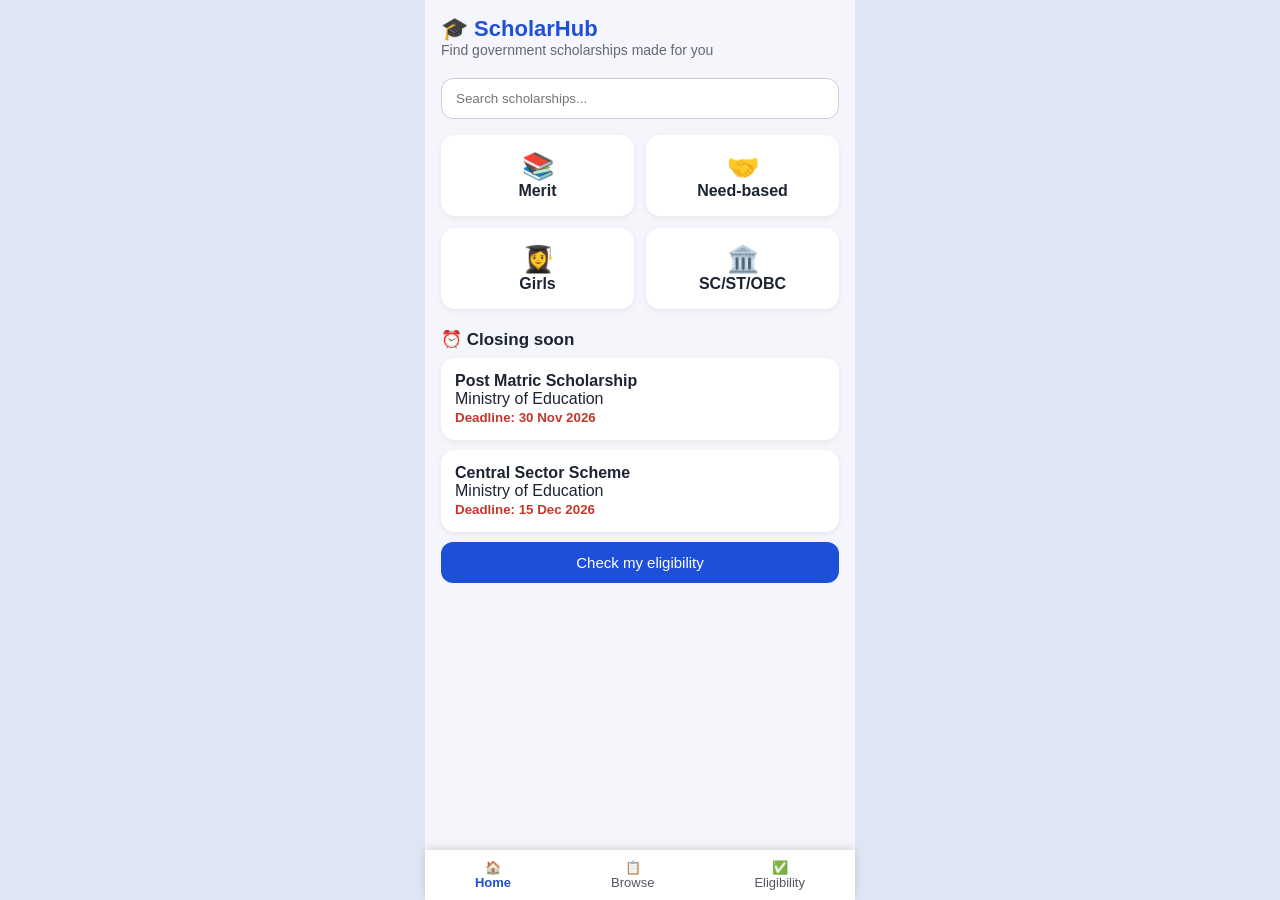
<file: index.html>
<!DOCTYPE html>
<html lang="en">
<head>
  <meta charset="UTF-8">
  <meta name="viewport" content="width=device-width, initial-scale=1.0">
  <title>ScholarHub</title>
  <link rel="stylesheet" href="style.css">
</head>
<body>
<div class="app">
  <header>
    <h1>🎓 ScholarHub</h1>
    <p>Find government scholarships made for you</p>
  </header>

  <input class="search" placeholder="Search scholarships...">

  <div class="grid">
    <div class="cat"><span>📚</span>Merit</div>
    <div class="cat"><span>🤝</span>Need-based</div>
    <div class="cat"><span>👩‍🎓</span>Girls</div>
    <div class="cat"><span>🏛️</span>SC/ST/OBC</div>
  </div>

  <h2>⏰ Closing soon</h2>
  <div class="card"><b>Post Matric Scholarship</b><br>Ministry of Education<br><small>Deadline: 30 Nov 2026</small></div>
  <div class="card"><b>Central Sector Scheme</b><br>Ministry of Education<br><small>Deadline: 15 Dec 2026</small></div>

  <a class="btn" href="eligibility.html">Check my eligibility</a>

  <nav>
    <a class="active" href="index.html">🏠<br>Home</a>
    <a href="scholarships.html">📋<br>Browse</a>
    <a href="eligibility.html">✅<br>Eligibility</a>
  </nav>
</div>
</body>
</html>
</file>
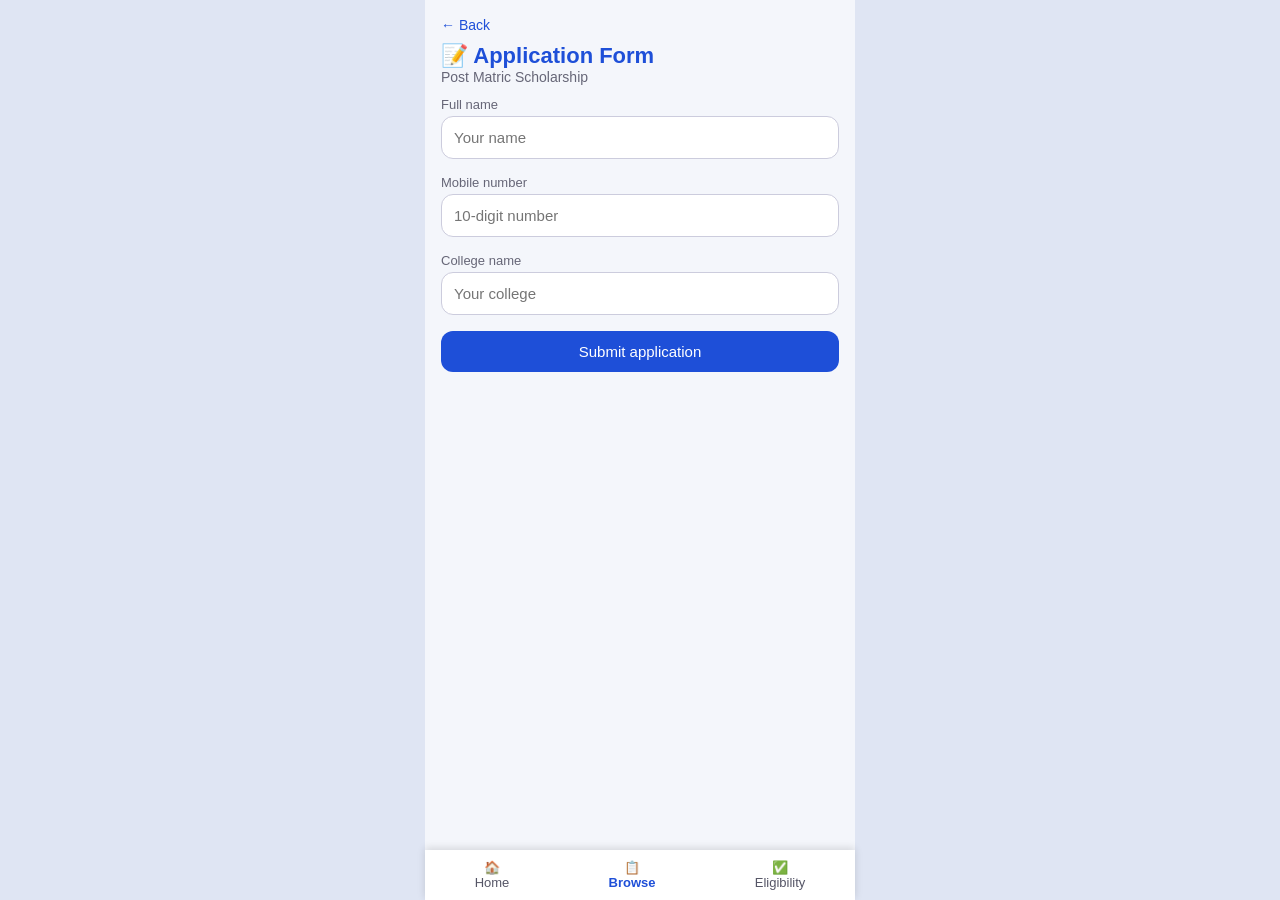
<file: apply.html>
<!DOCTYPE html>
<html lang="en">
<head>
  <meta charset="UTF-8">
  <meta name="viewport" content="width=device-width, initial-scale=1.0">
  <title>Apply</title>
  <link rel="stylesheet" href="style.css">
</head>
<body>
<div class="app">
  <a class="back" href="details.html">← Back</a>
  <header>
    <h1>📝 Application Form</h1>
    <p>Post Matric Scholarship</p>
  </header>

  <div id="formBox">
    <label class="lbl">Full name</label>
    <input id="name" class="field" placeholder="Your name">
    <label class="lbl">Mobile number</label>
    <input id="mobile" class="field" type="tel" placeholder="10-digit number">
    <label class="lbl">College name</label>
    <input id="college" class="field" placeholder="Your college">
    <button class="btn" id="submit">Submit application</button>
    <p id="err" class="warn"></p>
  </div>

  <div id="success" class="card done" style="display:none">
    <h2>🎉 Application submitted!</h2>
    <p>Your application ID:</p>
    <b id="appId"></b>
    <a class="btn" href="index.html">Back to Home</a>
  </div>

  <nav>
    <a href="index.html">🏠<br>Home</a>
    <a class="active" href="scholarships.html">📋<br>Browse</a>
    <a href="eligibility.html">✅<br>Eligibility</a>
  </nav>
</div>

<script>
  document.getElementById("submit").addEventListener("click", () => {
    const name = document.getElementById("name").value.trim();
    const mobile = document.getElementById("mobile").value.trim();
    const college = document.getElementById("college").value.trim();
    const err = document.getElementById("err");

    if (!name || !college || mobile.length !== 10 || isNaN(mobile)) {
      err.textContent = "⚠️ Fill all fields. Mobile must be 10 digits.";
      return;
    }
    document.getElementById("appId").textContent = "SCH" + Math.floor(100000 + Math.random() * 900000);
    document.getElementById("formBox").style.display = "none";
    document.getElementById("success").style.display = "block";
  });
</script>
</body>
</html>
</file>
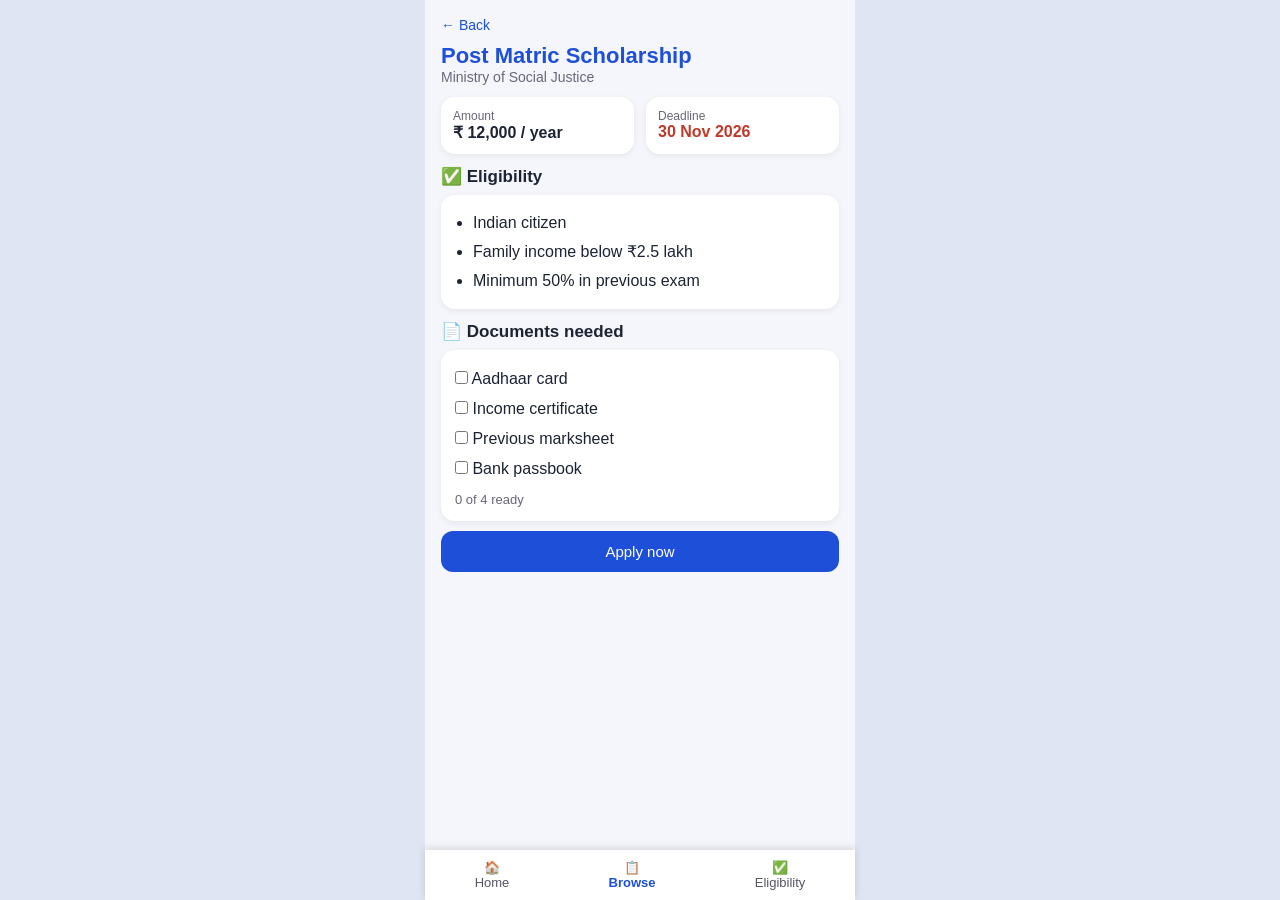
<file: details.html>
<!DOCTYPE html>
<html lang="en">
<head>
  <meta charset="UTF-8">
  <meta name="viewport" content="width=device-width, initial-scale=1.0">
  <title>Scholarship Details</title>
  <link rel="stylesheet" href="style.css">
</head>
<body>
<div class="app">
  <a class="back" href="scholarships.html">← Back</a>

  <header>
    <h1>Post Matric Scholarship</h1>
    <p>Ministry of Social Justice</p>
  </header>

  <div class="info">
    <div><small>Amount</small><b>₹ 12,000 / year</b></div>
    <div><small>Deadline</small><b class="red">30 Nov 2026</b></div>
  </div>

  <h2>✅ Eligibility</h2>
  <div class="card">
    <ul>
      <li>Indian citizen</li>
      <li>Family income below ₹2.5 lakh</li>
      <li>Minimum 50% in previous exam</li>
    </ul>
  </div>

  <h2>📄 Documents needed</h2>
  <div class="card">
    <label><input type="checkbox" class="doc"> Aadhaar card</label>
    <label><input type="checkbox" class="doc"> Income certificate</label>
    <label><input type="checkbox" class="doc"> Previous marksheet</label>
    <label><input type="checkbox" class="doc"> Bank passbook</label>
    <p id="count">0 of 4 ready</p>
  </div>

  <button class="btn" id="apply">Apply now</button>
  <p id="msg"></p>

  <nav>
    <a href="index.html">🏠<br>Home</a>
    <a class="active" href="scholarships.html">📋<br>Browse</a>
    <a href="eligibility.html">✅<br>Eligibility</a>
  </nav>
</div>

<script>
  const docs = document.querySelectorAll(".doc");
  const count = document.getElementById("count");
  docs.forEach(d => d.addEventListener("change", () => {
    const n = document.querySelectorAll(".doc:checked").length;
    count.textContent = n + " of 4 ready";
  }));

  document.getElementById("apply").addEventListener("click", () => {
    const n = document.querySelectorAll(".doc:checked").length;
    const msg = document.getElementById("msg");
    if (n === 4) {
  msg.textContent = "🎉 All documents ready. Redirecting...";
  setTimeout(() => { window.location.href = "apply.html"; }, 1000);
} else {
  msg.textContent = "⚠️ Please tick all documents first.";
}
    
  });
</script>
</body>
</html>
</file>
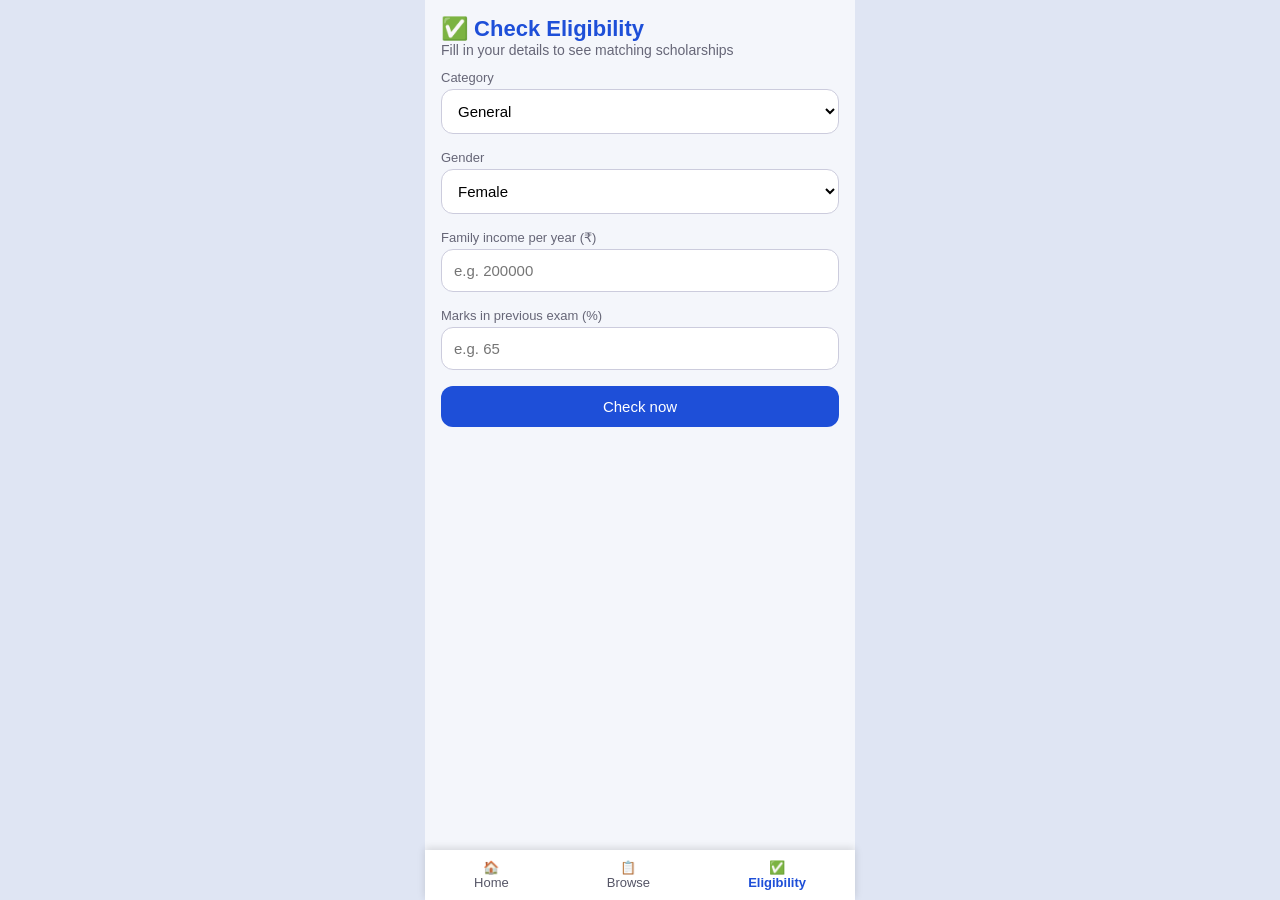
<file: eligibility.html>
<!DOCTYPE html>
<html lang="en">
<head>
  <meta charset="UTF-8">
  <meta name="viewport" content="width=device-width, initial-scale=1.0">
  <title>Check Eligibility</title>
  <link rel="stylesheet" href="style.css">
</head>
<body>
<div class="app">
  <header>
    <h1>✅ Check Eligibility</h1>
    <p>Fill in your details to see matching scholarships</p>
  </header>

  <label class="lbl">Category</label>
  <select id="cat" class="field">
    <option value="general">General</option>
    <option value="reserved">SC / ST / OBC</option>
  </select>

  <label class="lbl">Gender</label>
  <select id="gender" class="field">
    <option value="female">Female</option>
    <option value="male">Male</option>
    <option value="other">Other</option>
  </select>

  <label class="lbl">Family income per year (₹)</label>
  <input id="income" class="field" type="number" placeholder="e.g. 200000">

  <label class="lbl">Marks in previous exam (%)</label>
  <input id="marks" class="field" type="number" placeholder="e.g. 65">

  <button class="btn" id="check">Check now</button>

  <div id="result"></div>

  <nav>
    <a href="index.html">🏠<br>Home</a>
    <a href="scholarships.html">📋<br>Browse</a>
    <a class="active" href="eligibility.html">✅<br>Eligibility</a>
  </nav>
</div>

<script>
  const schemes = [
    { name: "Post Matric Scholarship", ok: (c, g, i, m) => c === "reserved" && i <= 250000 && m >= 50 },
    { name: "Central Sector Scheme",   ok: (c, g, i, m) => m >= 80 && i <= 800000 },
    { name: "Pragati Scholarship for Girls", ok: (c, g, i, m) => g === "female" && i <= 800000 },
    { name: "Need-Based Aid Scheme",   ok: (c, g, i, m) => i <= 250000 }
  ];

  document.getElementById("check").addEventListener("click", () => {
    const c = document.getElementById("cat").value;
    const g = document.getElementById("gender").value;
    const i = Number(document.getElementById("income").value);
    const m = Number(document.getElementById("marks").value);
    const out = document.getElementById("result");

    if (!i || !m) {
      out.innerHTML = '<p class="warn">⚠️ Please enter income and marks.</p>';
      return;
    }

    const matches = schemes.filter(s => s.ok(c, g, i, m));
    out.innerHTML = matches.length
      ? "<h2>🎉 You may be eligible for:</h2>" +
        matches.map(s => `<div class="card"><b>${s.name}</b><a class="btn" href="details.html">View details</a></div>`).join("")
      : '<p class="warn">😕 No matches found. Try browsing all scholarships.</p>';
  });
</script>
</body>
</html>
</file>
<file: style.css>
:root { --main:#1e4fd8; --bg:#f4f6fb; --card:#fff; --text:#1c2333; }
* { box-sizing:border-box; margin:0; padding:0; font-family:'Segoe UI',sans-serif; }
body { background:#dfe5f3; color:var(--text); }
.app { max-width:430px; min-height:100vh; margin:auto; background:var(--bg); padding:16px 16px 80px; position:relative; }
header h1 { font-size:22px; color:var(--main); }
header p { font-size:14px; color:#667; margin-bottom:12px; }
.search { width:100%; padding:12px 14px; border:1px solid #ccd; border-radius:12px; margin:8px 0 16px; }
.grid { display:grid; grid-template-columns:1fr 1fr; gap:12px; margin-bottom:20px; }
.cat { background:var(--card); padding:16px; border-radius:14px; text-align:center; box-shadow:0 2px 6px #0001; font-weight:600; }
.cat span { display:block; font-size:26px; }
h2 { font-size:17px; margin:12px 0 8px; }
.card { background:var(--card); padding:14px; border-radius:14px; margin-bottom:10px; box-shadow:0 2px 6px #0001; }
.card small { color:#c0392b; font-weight:600; }
.btn { display:block; background:var(--main); color:#fff; text-align:center; padding:12px; border-radius:12px; text-decoration:none; margin-top:10px; border:0; width:100%; font-size:15px; }
nav { position:fixed; bottom:0; left:50%; transform:translateX(-50%); width:100%; max-width:430px; background:#fff; display:flex; justify-content:space-around; padding:10px 0; box-shadow:0 -2px 8px #0002; }
nav a { text-decoration:none; color:#556; font-size:13px; text-align:center; }
nav a.active { color:var(--main); font-weight:700; }
.chips { display:flex; gap:8px; overflow-x:auto; margin-bottom:14px; padding-bottom:4px; }
.chip { border:1px solid #ccd; background:#fff; padding:8px 14px; border-radius:20px; font-size:13px; white-space:nowrap; cursor:pointer; }
.chip.active { background:var(--main); color:#fff; border-color:var(--main); }
.back { text-decoration:none; color:var(--main); font-size:14px; display:inline-block; margin-bottom:10px; }
.info { display:flex; gap:12px; margin-bottom:10px; }
.info div { flex:1; background:#fff; padding:12px; border-radius:14px; box-shadow:0 2px 6px #0001; }
.info small { display:block; color:#667; font-size:12px; }
.red { color:#c0392b; }
ul { padding-left:18px; line-height:1.8; }
label { display:block; padding:6px 0; }
#count { margin-top:8px; font-size:13px; color:#667; }
#msg { text-align:center; margin-top:12px; font-weight:600; }
.lbl { font-size:13px; color:#667; margin-top:10px; padding:0; }
.field { width:100%; padding:12px; border:1px solid #ccd; border-radius:12px; margin:4px 0 6px; font-size:15px; background:#fff; }
.warn { text-align:center; margin-top:14px; font-weight:600; color:#c0392b; }
.done { text-align:center; padding:24px; }
.done b { display:block; font-size:22px; color:var(--main); margin:8px 0 12px; }
</file>
